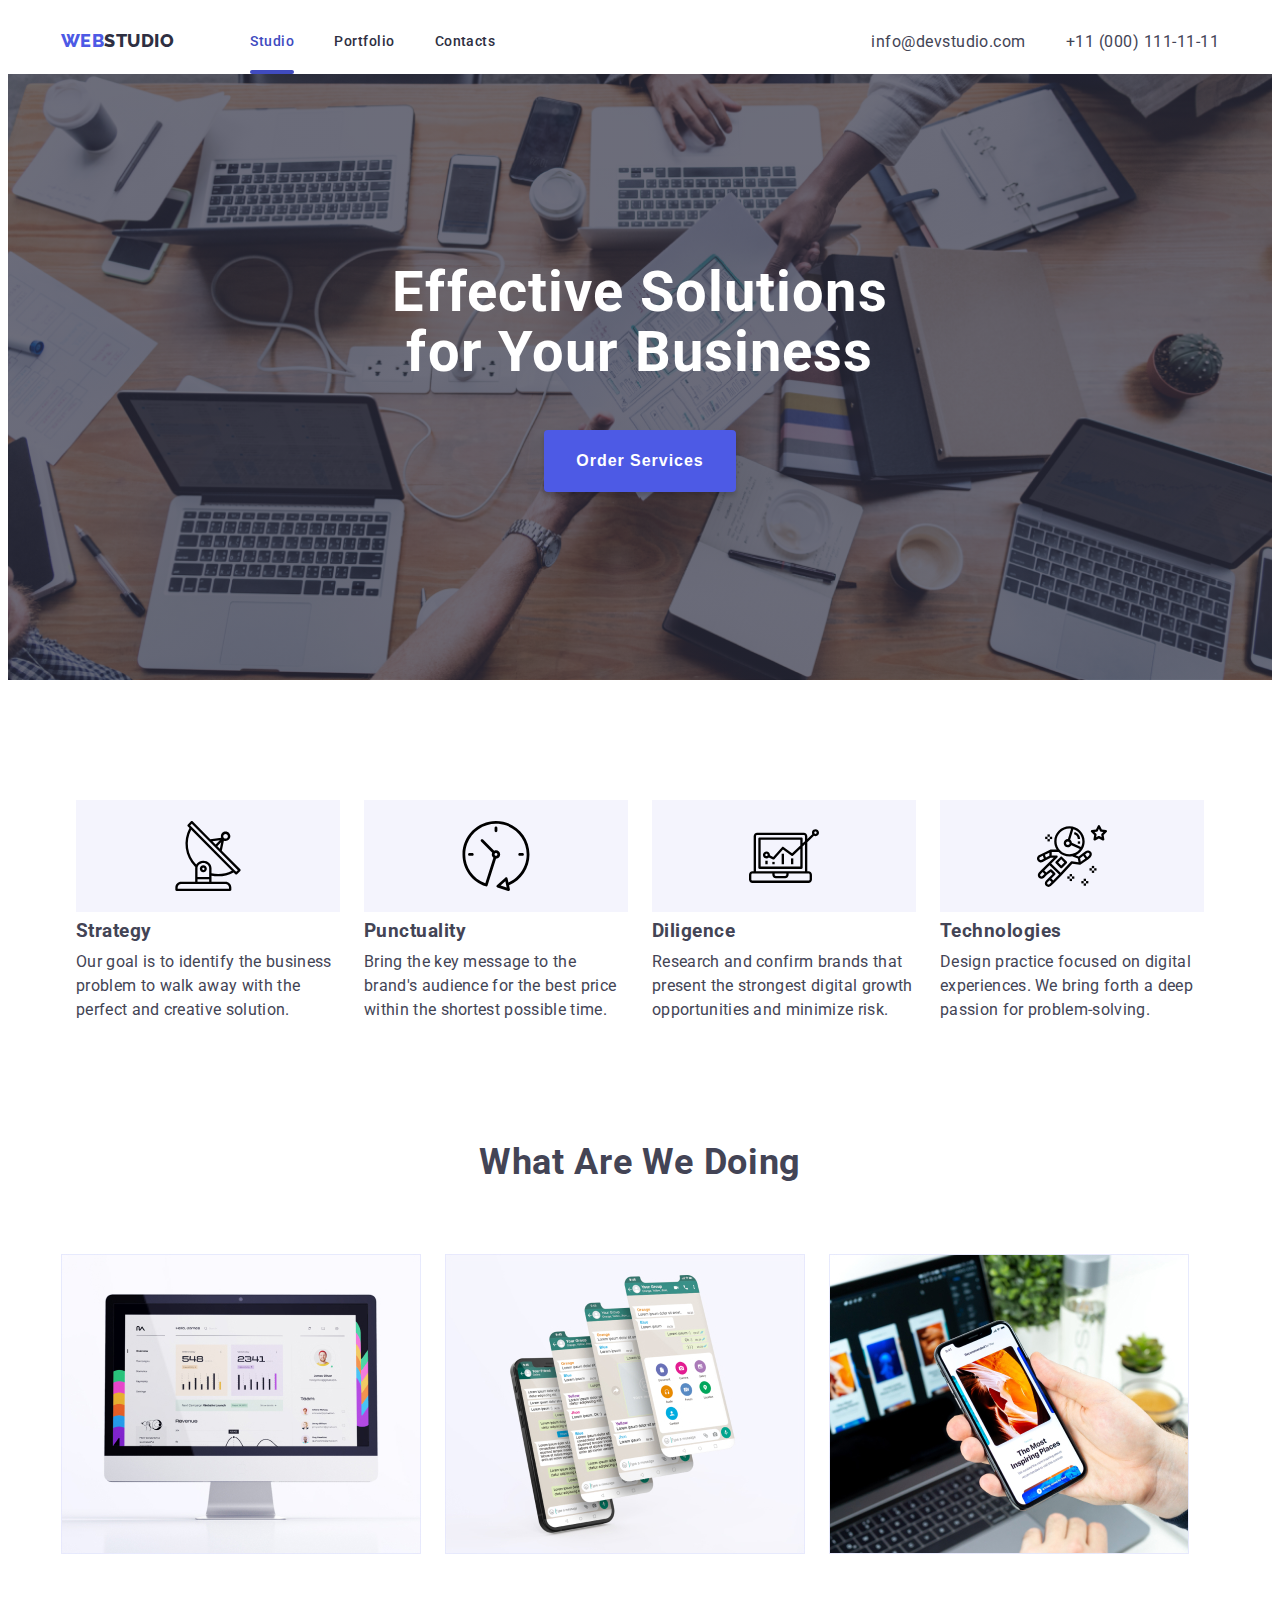
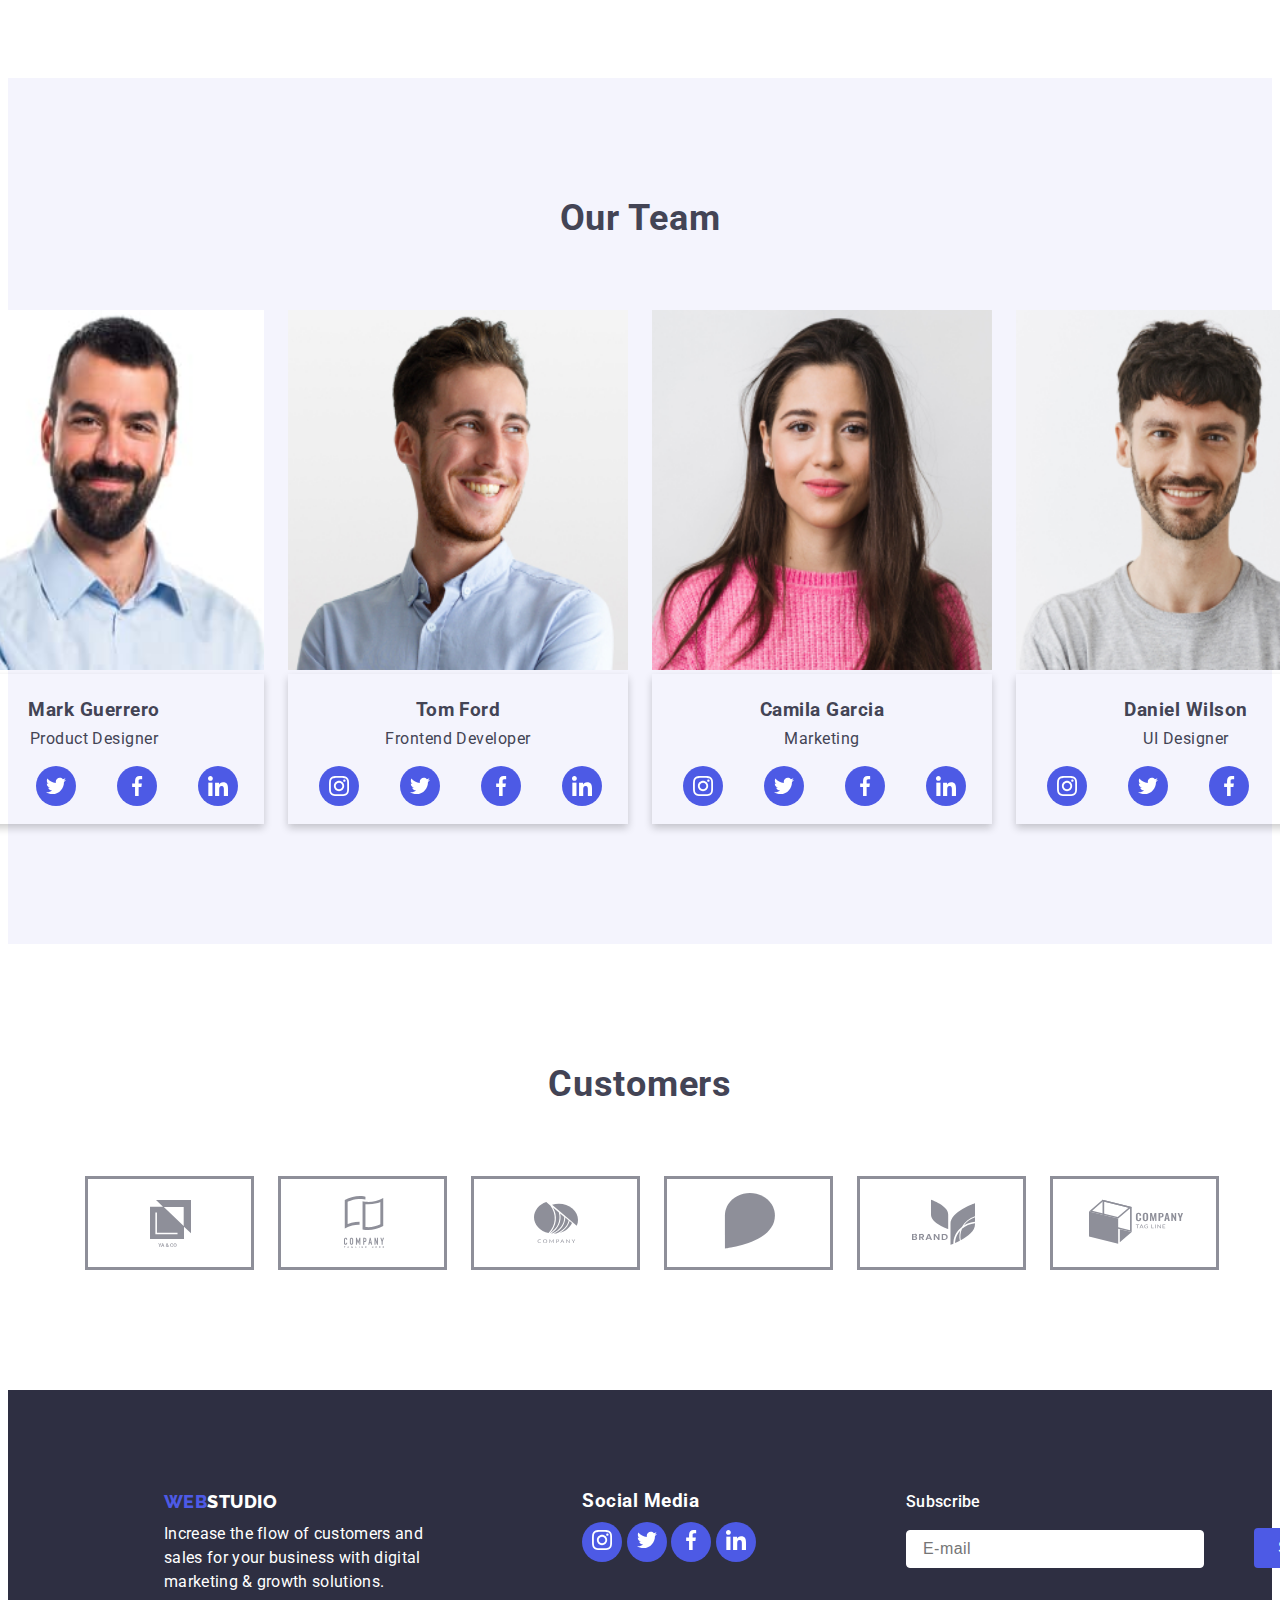
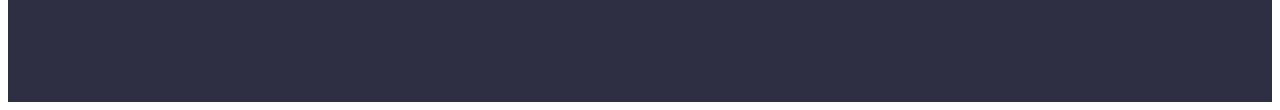
<file: index.html>
<!DOCTYPE html>
<html lang="en">
<head>
    <meta charset="UTF-8" />
    <title>webstudio</title>
    <link rel="stylesheet" href="./css/styles.css" />
    <link
      href="https://fonts.googleapis.com/css2?family=Raleway:wght@800&family=Roboto:wght@400;500;700;900&display=swap"
      rel="stylesheet"
    />
</head>
<body>

    <!--Navigation and Address-->
    <header class="header-container">
        <div class="container menu">
            <nav class="nav-container">
                    <a class="logo" href="index.html">WEB<span class="logo-black">STUDIO</span></a>
                <ul class="nav-list-container list">
                    <li class="item"><a href="./index.html" class="page current link menu-active">Studio</a></li>
                    <li class="item"><a href="./portfolio.html" class="page link">Portfolio</a></li>
                    <li class="item"><a href="" class="page link">Contacts</a></li>
                </ul>
            </nav>
            <address>
                <ul class="cta-container list">
                    <li class="item"><a href="mailto:info@devstudio.com" class="contact link">info@devstudio.com</a></li>
                    <li class="item"><a href="tel:+11(000)1111111" class="contact link">+11 (000) 111-11-11</a></li>
                </ul>
            </address>
        </div>
    </header>


    <!--Main With Sections-->
    <main>
        <!--Hero Section-->
        <section class="hero section">
            <div class="container">
                <h1 class="main-heading">Effective Solutions <br>for Your Business</h1>
                <button class="order-services" type="button" data-modal-open> Order Services</button>
            </div>
        </section>


        <!--Feature Section-->
        <section class="features section">
            <h2 hidden>Feature</h2>
            <ul class="feature-container list">
                <li class="item">
                        <div class="icon">
                            <svg width="70" height="70">
                                <use href="/images/icons.svg#antenna" />
                            </svg>
                        </div>
                    <h3 class="title">Strategy</h3>
                    <p class="descriptions">Our goal is to identify the business problem to walk away with the
                           perfect and creative solution.
                    </p>
                </li>
                <li class="item">
                        <div class="icon">
                            <svg width="70" height="70">
                                <use href="/images/icons.svg#clock" />
                            </svg>
                        </div>
                    <h3 class="title">Punctuality</h3>
                    <p class="descriptions">
                        Bring the key message to the brand's audience for the best price
                        within the shortest possible time.
                    </p>
                </li>
                <li class="item">
                        <div class="icon">
                            <svg width="70" height="70">
                                <use href="/images/icons.svg#diagram" />
                            </svg>
                        </div>
                    <h3 class="title">Diligence</h3>
                    <p class="descriptions">
                        Research and confirm brands that present the strongest digital
                        growth opportunities and minimize risk.
                    </p>
                </li>
                <li class="item">
                        <div class="icon">
                            <svg width="70" height="70">
                                <use href="/images/icons.svg#astronaut" />
                            </svg>
                        </div>
                    <h3 class="title">Technologies</h3>
                    <p class="descriptions">
                        Design practice focused on digital experiences. We bring forth a
                        deep passion for problem-solving.
                    </p>
                </li>
            </ul>
        </section>


        <!--What we do Section-->
        <section class="section no-top-padding">
            <div class="container">
                    <h2 class="section-head">What Are We Doing</h2>
                <ul class="whatwedo-container list">
                    <li><img src="./images/img1sec2.jpg" alt="a monitor" width="360"></li>
                    <li><img src="./images/img2sec2.jpg" alt="a cellphone" width="360"></li>
                    <li><img src="./images/img3sec2.jpg" alt="a cellphone and laptop" width="360"></li>
                </ul>
            </div>
        </section>


        <!--Our Team Section-->
        <section class="team-bg section">
            <h2 class="section-head">Our Team</h2>
            <div class="team-main">
                <ul class="our-team list">
                    <li class="item">
                        <img src="./images/img1sec3.jpg" alt="Mark Guerrero" width="340" height="360"/>
                        <div class="card team">
                            <h3 class="person-name">Mark Guerrero</h3>
                            <p class="designation">Product Designer</p>
                            <ul class="team-social">
                                <li class="icon item">
                                    <a  class="link" href="https://www.instagram.com/" target="_blank">
                                        <svg class="icon" width="20px" height="20px">
                                            <use href="/images/icons.svg#instagram"/>
                                        </svg>
                                    </a>
                                </li>
                                <li class="icon item">
                                    <a  class="link" href="https://twitter.com/" target="_blank">
                                        <svg class="icon" width="20px" height="20px">
                                            <use href="/images/icons.svg#twitter"/>
                                        </svg>
                                    </a>
                                </li>
                                <li class="icon item">
                                    <a  class="link" href="https://www.facebook.com" target="_blank">
                                        <svg class="icon" width="20px" height="20px">
                                            <use href="/images/icons.svg#facebook"/>
                                        </svg>
                                    </a>
                                </li>
                                <li class="icon item">
                                    <a  class="link" href="https://www.linkedin.com/" target="_blank">
                                        <svg class="icon" width="20px" height="20px">
                                            <use href="/images/icons.svg#linkedin"/>
                                        </svg>
                                    </a>
                                </li>
                            </ul>
                        </div>
                    </li>
                    <li class="item">
                        <img src="./images/img2sec3.jpg" alt="Tom Ford" width="340" height="360" />
                        <div class="card team">
                            <h3 class="person-name">Tom Ford</h3>
                            <p class="designation">Frontend Developer</p>
                            <ul class="team-social">
                                <li class="icon item">
                                    <a  class="link" href="https://www.instagram.com/" target="_blank">
                                        <svg class="icon" width="20px" height="20px">
                                            <use href="/images/icons.svg#instagram"/>
                                        </svg>
                                    </a>
                                </li>
                                <li class="icon item">
                                    <a  class="link" href="https://twitter.com/" target="_blank"> 
                                        <svg class="icon" width="20px" height="20px">
                                            <use href="/images/icons.svg#twitter"/>
                                        </svg>
                                    </a>
                                </li>
                                <li class="icon item">
                                    <a  class="link" href="https://www.facebook.com" target="_blank">
                                        <svg class="icon" width="20px" height="20px">
                                            <use href="/images/icons.svg#facebook"/>
                                        </svg>
                                    </a>
                                </li>
                                <li class="icon item">
                                    <a  class="link" href="https://www.linkedin.com/" target="_blank">
                                        <svg class="icon" width="20px" height="20px">
                                            <use href="/images/icons.svg#linkedin"/>
                                        </svg>
                                    </a>
                                </li>
                            </ul>
                        </div>
                    </li>
                    <li class="item">
                        <img src="./images/img3sec3.jpg" alt="Camila Garcia" width="340" height="360" />
                        <div class="card team">
                            <h3 class="person-name">Camila Garcia</h3>
                            <p class="designation">Marketing</p>
                            <ul class="team-social">
                                <li class="icon item">
                                    <a  class="link" href="https://www.instagram.com/" target="_blank">
                                        <svg class="icon" width="20px" height="20px">
                                            <use href="/images/icons.svg#instagram"/>
                                        </svg>
                                    </a>
                                </li>
                                <li class="icon item">
                                    <a  class="link" href="https://twitter.com/" target="_blank">
                                        <svg class="icon" width="20px" height="20px">
                                            <use href="/images/icons.svg#twitter"/>
                                        </svg>
                                    </a>
                                </li>
                                <li class="icon item">
                                    <a  class="link" href="https://www.facebook.com" target="_blank">
                                        <svg class="icon" width="20px" height="20px">
                                            <use href="/images/icons.svg#facebook"/>
                                        </svg>
                                    </a>
                                </li>
                                <li class="icon item">
                                    <a  class="link" href="https://www.linkedin.com/" target="_blank">
                                        <svg class="icon" width="20px" height="20px">
                                            <use href="/images/icons.svg#linkedin"/>
                                        </svg>
                                    </a>
                                </li>
                            </ul>
                        </div>
                    </li>
                    <li class="item">
                        <img src="./images/img4sec3.jpg" alt="Daniel Wilson" width="340" height="360"/>
                        <div class="card team">
                            <h3 class="person-name">Daniel Wilson</h3>
                            <p class="designation">UI Designer</p>
                            <ul class="team-social">
                                <li class="icon item">
                                    <a  class="link" href="https://www.instagram.com/" target="_blank">
                                        <svg class="icon" width="20px" height="20px">
                                            <use href="/images/icons.svg#instagram"/>
                                        </svg>
                                    </a>
                                </li>
                                <li class="icon item">
                                    <a  class="link" href="https://twitter.com/" target="_blank">
                                        <svg class="icon" width="20px" height="20px">
                                            <use href="/images/icons.svg#twitter"/>
                                        </svg>
                                    </a>
                                </li>
                                <li class="icon item">
                                    <a  class="link" href="https://www.facebook.com/" target="_blank">
                                        <svg class="icon" width="20px" height="20px">
                                            <use href="/images/icons.svg#facebook"/>
                                        </svg>
                                    </a>
                                </li>
                                <li class="icon item">
                                    <a  class="link" href="https://www.linkedin.com/" target="_blank">
                                        <svg class="icon" width="20px" height="20px">
                                            <use href="/images/icons.svg#linkedin"/>
                                        </svg>
                                    </a>
                                </li>
                            </ul>
                        </div>
                    </li>
                </ul>
            </div>
        </section>

        <!--This is the Customer Section-->
        <section class="section">
            <div class="container">
                <h2 class="section-head">Customers</h2>
                    <ul class="customers list">
                        <li class="icon item">
                            <a class="link">
                                <svg class="icon" width="104px" height="56px">
                                    <use href="/images/icons.svg#LogoA"/>
                                </svg>
                            </a>
                        </li>
                        <li class="icon item">
                            <a class="link">
                                <svg class="icon" width="104px" height="56px">
                                    <use href="/images/icons.svg#LogoB"/>
                                </svg>
                            </a>
                        </li>
                        <li class="icon item">
                            <a class="link">
                                <svg class="icon" width="104px" height="56px">
                                    <use href="/images/icons.svg#LogoC"/>
                                </svg>
                            </a>
                        </li>
                        <li class="icon item">
                            <a class="link">
                                <svg class="icon" width="104px" height="56px">
                                    <use href="/images/icons.svg#Vectors"/>
                                </svg>
                            </a>
                        </li>
                        <li class="icon item">
                            <a class="link">
                                <svg class="icon" width="104px" height="56px">
                                    <use href="/images/icons.svg#LogoD"/>
                                </svg>
                            </a>
                        </li>
                        <li class="icon item">
                            <a class="link">
                                <svg class="icon" width="104px" height="56px">
                                    <use href="/images/icons.svg#companytagline"/>
                                </svg>
                            </a>
                        </li>
                    </ul>
            </div>
        </section>
        
    </main>

    <!--This is the Footer with Logo and Slogan -->
    <footer class="footer-container">
        <div class="div-footera foot">
                <a class="logo" href="index.html">WEB<span class="logo-white">STUDIO</span></a>
                <p class="footer-description">
                    Increase the flow of customers and sales for your business with digital
                    marketing & growth solutions.
                </p>
        </div>
                
        <div class="div-footerb foot"> 
            <h3 class="footer-social">Social Media</h3>
            <ul class="social list">
                <li class="item">
                    <a  class="link" href="https://www.instagram.com/" target="_blank">
                        <svg class="icon" width="20px" height="20px">
                            <use href="/images/icons.svg#instagram"/>
                        </svg>
                    </a>
                </li>
                <li class="item">
                    <a  class="link" href="https://twitter.com/" target="_blank">
                        <svg class="icon" width="20px" height="20px">
                            <use href="/images/icons.svg#twitter"/>
                        </svg>
                    </a>
                </li>
                <li class="item">
                    <a  class="link" href="https://www.facebook.com/" target="_blank">
                        <svg class="icon" width="20px" height="20px">
                            <use href="/images/icons.svg#facebook"/>
                        </svg>
                    </a>
                </li>
                <li class="item">
                    <a  class="link" href="https://www.linkedin.com/" target="_blank">
                        <svg class="icon" width="20px" height="20px">
                            <use href="/images/icons.svg#linkedin"/>
                        </svg>
                    </a>
                </li>
            </ul>
        </div>

        <div class="footer-form-container">
            <form class="footer-subscription-form" name="subscribe-form" autocomplete="on">
                <label class="footer-subscription-label">
                    <span class="footer-subscription-text">Subscribe</span>
                    <input class="footer-subscription-input" type="email" name="subscription-email" placeholder="E-mail">
                </label>
                <button class="footer-subscription-button" type="submit">
                    <span>Subscribe</span>
                    <svg class="footer-subscription-icon" width="24" height="24">
                        <use href="./images/icons.svg#paperplane"></use>
                    </svg>
                </button>
            </form>
        </div>
    </footer>

    <!--MODAL SECTION-->
    <div class="backdrop is-hidden" data-modal>
        <div class="main-modal">
            <button class="modal-close" data-modal-close>
                <svg class="modal-close-icon">
                    <use href="./images/icons.svg#clip0_620589_243"></use>
                </svg>
            </button>
            <!-- MODAL INPUT-->
             <p class="modal-header-text">
                Leave your contacts and we will call you back
             </p>
             <form class="modal-signup-form" name="signup-form" autocomplete="on">
                <label class="modal-form-label" for="full-name">
                    <span class="form-label-text">Name</span>
                    <input class="form-label-input" type="text" id="full-name" required>
                    <svg class="form-input-icon" width="18" height="18">
                        <use href="./images/icons.svg#clip0_622063_142"></use>
                    </svg>
                </label>
                <label class="modal-form-label" for="phone-number">
                    <span class="form-label-text">Phone</span>
                    <input class="form-label-input" type="tel" id="phone-number" required>
                    <svg class="form-input-icon" width="18" height="24">
                        <use href="./images/icons.svg#clip0_297083_8305"></use>
                    </svg>
                </label>
                <label class="modal-form-label" >
                    <span class="form-label-text">Email</span>
                    <input class="form-label-input" type="email" name="email-address" required>
                    <svg class="form-input-icon" width="18" height="24">
                        <use href="./images/icons.svg#clip0_297083_8311"></use>
                    </svg>
                </label>
                <label class="modal-form-textarea">
                    <span class="form-label-text"></span>
                    <textarea name="comment" class="form-label-textarea" placeholder="Text Input" rows="6"></textarea>
                </label>
                <label class="modal-form-agreement">
                    <input class="modal-form-checkbox visually-hidden" type="checkbox" value="agree" name="agreement" required>
                    <svg class="modal-checkbox-icon" width="16" height="16">
                        <use href="./images/icons.svg#checkbox"></use>
                    </svg>
                    <span class="modal-form-agreement-text">
                        I accept the terms and conditions of the <a href="#" class="form-agreement-link">Privacy</a>
                    </span>
                </label>
                <button class="modal-form-button" type="submit">Send</button>
             </form>
        </div>
    </div>
    <script src="./js/modal.js"></script>
</body>
</html>
</file>
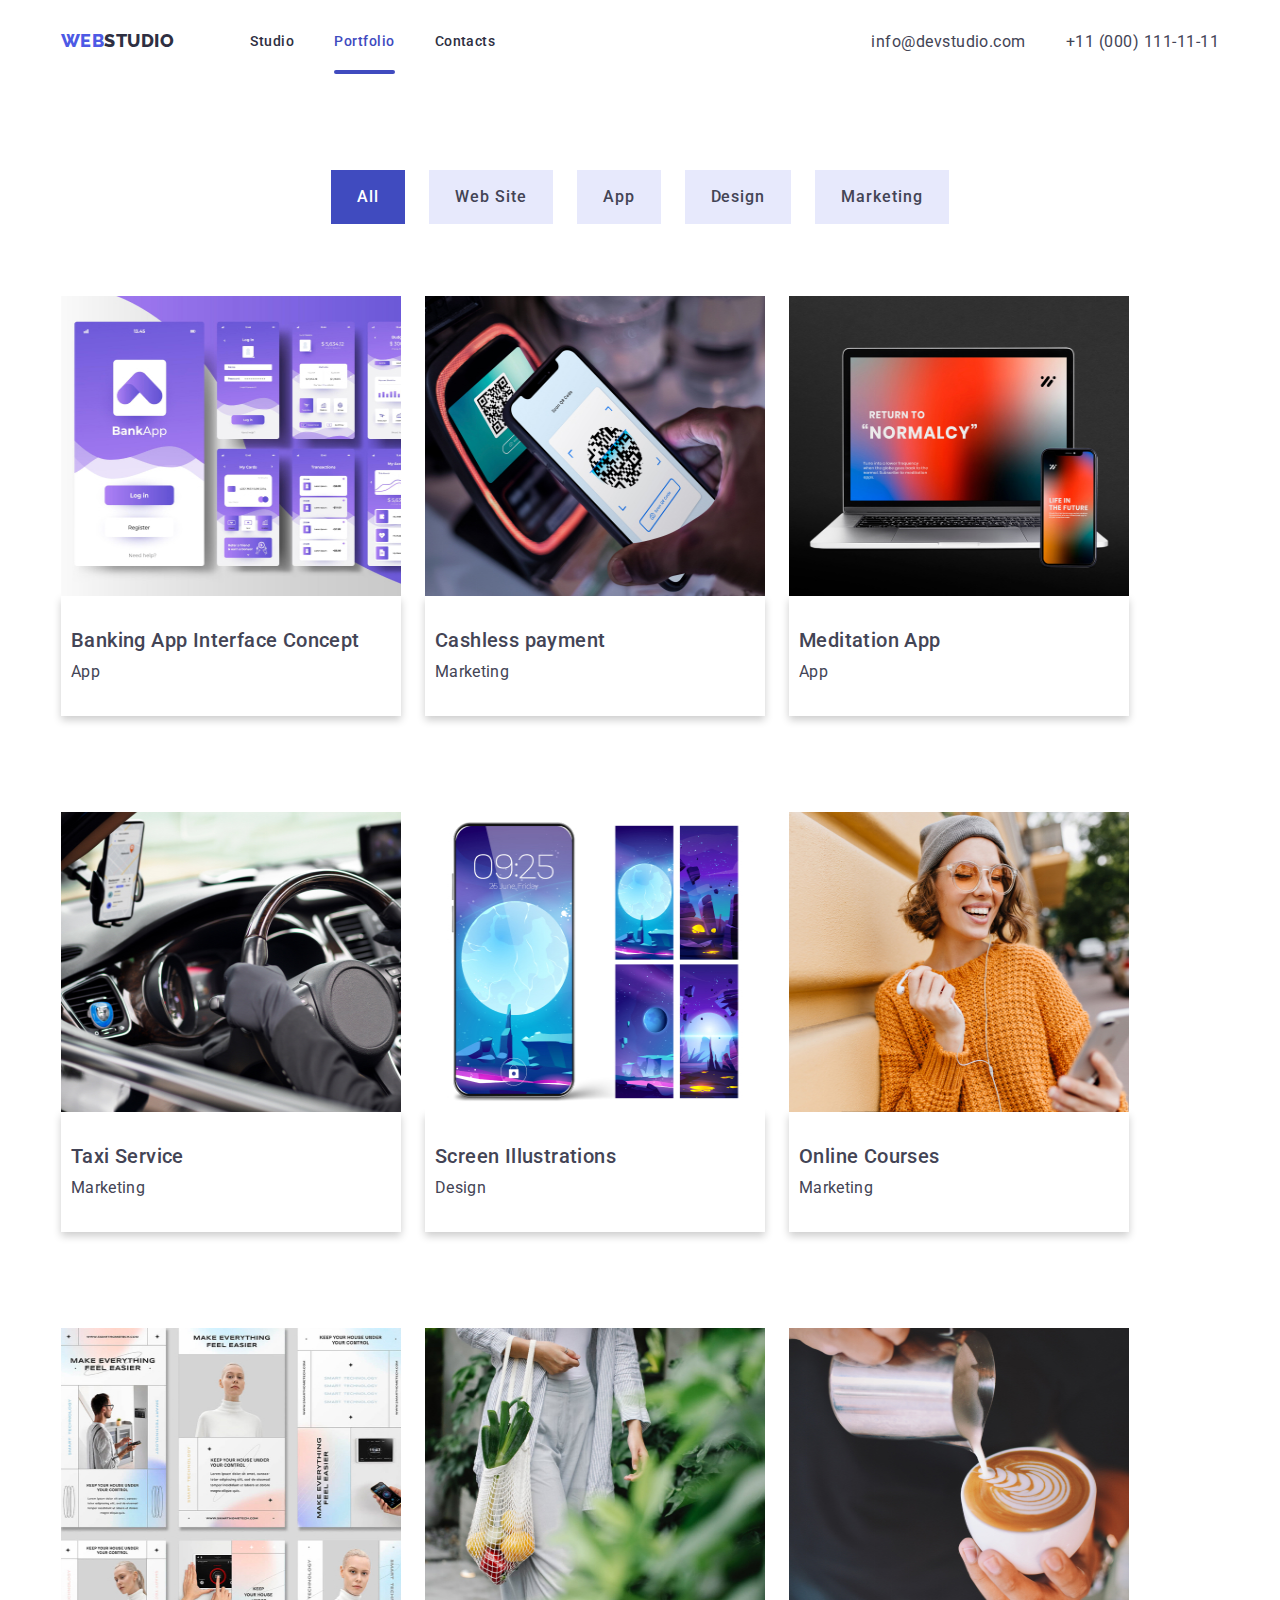
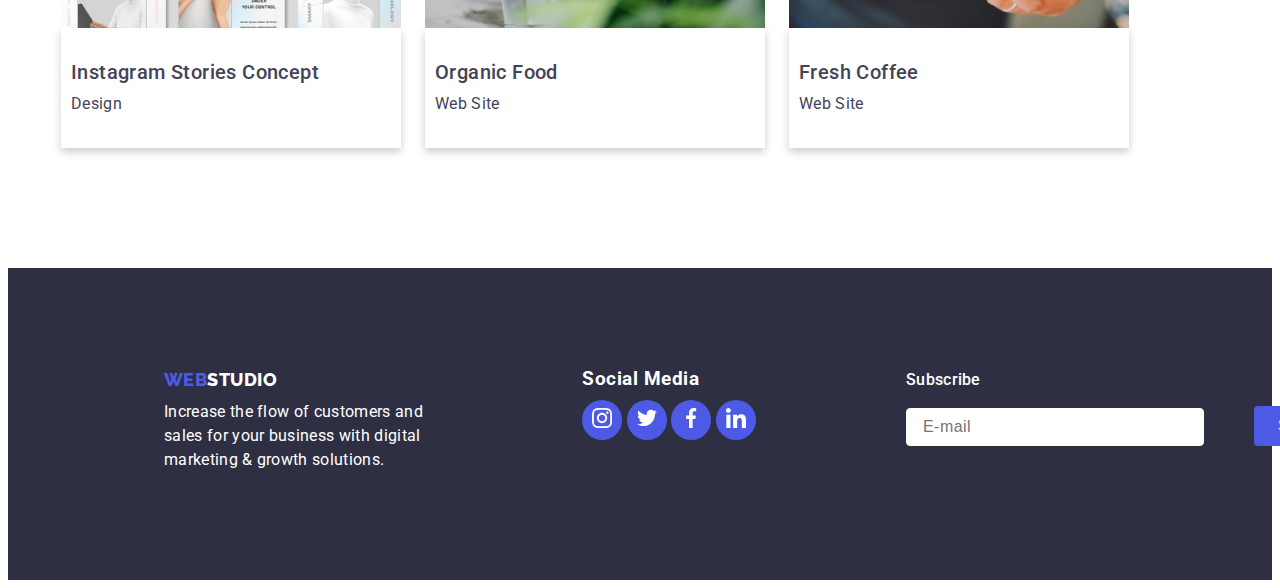
<file: portfolio.html>
<!DOCTYPE html>
<html lang="en">
<head>
    <meta charset="UTF-8" />
    <title>webstudio</title>
    <link rel="stylesheet" href="./css/styles.css" />
    <link
      href="https://fonts.googleapis.com/css2?family=Raleway:wght@800&family=Roboto:wght@400;500;700;900&display=swap"
      rel="stylesheet"
    />
</head>
<body>

    <!--Navigation and Address-->
    <header class="header-container">
        <div class="container menu">
            <nav class="nav-container">
                    <a class="logo" href="index.html">WEB<span class="logo-black">STUDIO</span></a>
                <ul class="nav-list-container list">
                    <li class="item"><a href="./index.html" class="page link">Studio</a></li>
                    <li class="item"><a href="./portfolio.html" class="page current link menu-active">Portfolio</a></li>
                    <li class="item"><a href="" class="page link">Contacts</a></li>
                </ul>
            </nav>
            <address>
                <ul class="cta-container list">
                    <li class="item"><a href="mailto:info@devstudio.com" class="contact link">info@devstudio.com</a></li>
                    <li class="item"><a href="tel:+11(000)1111111" class="contact link">+11 (000) 111-11-11</a></li>
                </ul>
            </address>
        </div>
    </header>


    <!--Main-->
    <main>
      <section class="section no-top-padding">
          <div class="container">
              <h2 hidden>Buttons</h2>
            <ul class="buttons-container list">
                <li class="item">
                  <button class="buttons filter current" type="button">All</button>
                </li>
                <li class="item">
                  <button class="buttons filter" type="button">Web Site</button>
                </li>
                <li class="item"><button class="buttons filter" type="button">App</button></li>
                <li class="item"><button class="buttons filter" type="button">Design</button></li>
                <li class="item">
                  <button class="buttons filter" type="button">Marketing</button>
                </li>
            </ul>

            <!-- Pictures-->
            <div class="main-div-container">
              <div class="card-container">
                <ul class="pics-container list">
                  <li class="item">
                    <div class="image-cover">
                      <a href="#" class="pics-link link">
                        <img class="pics link"
                            src="./images/bankingapp.jpg"
                            alt="Banking App Interface"
                            width="340" height="300"/>
                        <p class="image-cover-text">
                            14 Stylish and User-Friendly App Design Concepts-Task Manager App - 
                            Calorie Tracker App - Exotic Fruit Ecommerce App - Cloud Storage App
                        </p>
                      </a>
                    </div>   
                    <div class="card">     
                        <h3 class="options">Banking App Interface Concept</h3>
                        <p class="sub-options">App</p>
                    </div>  
                  </li>
                </ul>   
              </div>
              <div class="card-container">
                <ul class="pics-container list">
                  <li class="item">
                    <div class="image-cover">
                      <a href="#" class="pics-link link">
                        <img class="pics link"
                              src="./images/cashlesspayment.jpg"
                              alt="Cashless Payment"
                              width="340" height="300"/>
                        <p class="image-cover-text">
                            14 Stylish and User-Friendly App Design Concepts-Task Manager App - 
                            Calorie Tracker App - Exotic Fruit Ecommerce App - Cloud Storage App
                        </p>
                      </a>
                    </div>   
                    <div class="card">     
                        <h3 class="options">Cashless payment</h3>
                        <p class="sub-options">Marketing</p>
                    </div>  
                  </li>
                </ul>   
              </div>
              <div class="card-container">
                <ul class="pics-container list">
                  <li class="item">
                    <div class="image-cover">
                      <a href="#" class="pics-link link">
                        <img class="pics link"
                            src="./images/meditationapp.jpg"
                            alt="Meditaion App"
                            width="340" height="300"/>
                        <p class="image-cover-text">
                            14 Stylish and User-Friendly App Design Concepts-Task Manager App - 
                            Calorie Tracker App - Exotic Fruit Ecommerce App - Cloud Storage App
                        </p>
                      </a>
                    </div>   
                    <div class="card">     
                        <h3 class="options">Meditation App</h3>
                        <p class="sub-options">App</p>
                    </div>  
                  </li>
                </ul>   
              </div>
              <div class="card-container">
                <ul class="pics-container list">
                  <li class="item">
                    <div class="image-cover">
                      <a href="#" class="pics-link link">
                        <img class="pics link"
                            src="./images/taxiservice.jpg"
                            alt="Driving"
                            width="340" height="300"/>
                        <p class="image-cover-text">
                            14 Stylish and User-Friendly App Design Concepts-Task Manager App - 
                            Calorie Tracker App - Exotic Fruit Ecommerce App - Cloud Storage App
                        </p>
                      </a>
                    </div>   
                    <div class="card">     
                        <h3 class="options">Taxi Service</h3>
                        <p class="sub-options">Marketing</p>
                    </div>  
                  </li>
                </ul>   
              </div>
              <div class="card-container">
                <ul class="pics-container list">
                  <li class="item">
                    <div class="image-cover">
                      <a href="#" class="pics-link link">
                        <img class="pics link"
                            src="./images/screenillustrations.jpg"
                            alt="Cellphone Screen"
                            width="340" height="300"/>
                        <p class="image-cover-text">
                            14 Stylish and User-Friendly App Design Concepts-Task Manager App - 
                            Calorie Tracker App - Exotic Fruit Ecommerce App - Cloud Storage App
                        </p>
                      </a>
                    </div>   
                    <div class="card">     
                      <h3 class="options">Screen Illustrations</h3>
                      <p class="sub-options">Design</p>
                    </div>  
                  </li>
                </ul>   
              </div>
              <div class="card-container">
                <ul class="pics-container list">
                  <li class="item">
                    <div class="image-cover">
                      <a href="#" class="pics-link link">
                        <img class="pics link"
                            src="./images/onlinecourses.jpg"
                            alt="Lady with earphones"
                            width="340" height="300"/>
                        <p class="image-cover-text">
                            14 Stylish and User-Friendly App Design Concepts-Task Manager App - 
                            Calorie Tracker App - Exotic Fruit Ecommerce App - Cloud Storage App
                        </p>
                      </a>
                    </div>   
                    <div class="card">     
                      <h3 class="options">Online Courses</h3>
                      <p class="sub-options">Marketing</p>
                    </div>  
                  </li>
                </ul>   
              </div>
              <div class="card-container">
                  <ul class="pics-container list">
                    <li class="item">
                      <div class="image-cover">
                        <a href="#" class="pics-link link">
                          <img class="pics link"
                            src="./images/instagramstories.jpg"
                            alt="Instagram"
                            width="340" height="300"/>
                          <p class="image-cover-text">
                              14 Stylish and User-Friendly App Design Concepts-Task Manager App - 
                              Calorie Tracker App - Exotic Fruit Ecommerce App - Cloud Storage App
                          </p>
                        </a>
                      </div>   
                      <div class="card">     
                          <h3 class="options">Instagram Stories Concept</h3>
                          <p class="sub-options">Design</p>
                      </div>  
                    </li>
                  </ul>   
              </div>
              <div class="card-container">
                <ul class="pics-container list">
                  <li class="item">
                    <div class="image-cover">
                      <a href="#" class="pics-link link">
                        <img class="pics link"
                            src="./images/organicfood.jpg"
                            alt="Fruits in basket"
                            width="340" height="300"/>
                        <p class="image-cover-text">
                            14 Stylish and User-Friendly App Design Concepts-Task Manager App - 
                            Calorie Tracker App - Exotic Fruit Ecommerce App - Cloud Storage App
                        </p>
                      </a>
                    </div>   
                    <div class="card">     
                      <h3 class="options">Organic Food</h3>
                      <p class="sub-options">Web Site</p>
                    </div>  
                  </li>
                </ul>   
              </div>
              <div class="card-container">
                <ul class="pics-container list">
                  <li class="item">
                    <div class="image-cover">
                      <a href="#" class="pics-link link">
                        <img class="pics link"
                          src="./images/freshcoffee.jpg"
                          alt="Fresh coffee"
                          width="340" height="300"/>
                        <p class="image-cover-text">
                            14 Stylish and User-Friendly App Design Concepts-Task Manager App - 
                            Calorie Tracker App - Exotic Fruit Ecommerce App - Cloud Storage App
                        </p>
                      </a>
                    </div>   
                    <div class="card">     
                      <h3 class="options">Fresh Coffee</h3>
                      <p class="sub-options">Web Site</p>
                    </div>  
                  </li>
                </ul>   
              </div>
            </div>
      </section>
    </main>

        <!--This is the Footer with Logo and Slogan -->
        <footer class="footer-container">
          <div class="div-footera foot">
                  <a class="logo" href="index.html">WEB<span class="logo-white">STUDIO</span></a>
                  <p class="footer-description">
                      Increase the flow of customers and sales for your business with digital
                      marketing & growth solutions.
                  </p>
          </div>
                  
          <div class="div-footerb foot"> 
              <h3 class="footer-social">Social Media</h3>
              <ul class="social list">
                  <li class="item">
                      <a  class="link" href="https://www.instagram.com/" target="_blank">
                          <svg class="icon" width="20px" height="20px">
                              <use href="/images/icons.svg#instagram"/>
                          </svg>
                      </a>
                  </li>
                  <li class="item">
                      <a  class="link" href="https://twitter.com/" target="_blank">
                          <svg class="icon" width="20px" height="20px">
                              <use href="/images/icons.svg#twitter"/>
                          </svg>
                      </a>
                  </li>
                  <li class="item">
                      <a  class="link" href="https://www.facebook.com/" target="_blank">
                          <svg class="icon" width="20px" height="20px">
                              <use href="/images/icons.svg#facebook"/>
                          </svg>
                      </a>
                  </li>
                  <li class="item">
                      <a  class="link" href="https://www.linkedin.com/" target="_blank">
                          <svg class="icon" width="20px" height="20px">
                              <use href="/images/icons.svg#linkedin"/>
                          </svg>
                      </a>
                  </li>
              </ul>
          </div>

          <div class="footer-form-container">
              <form class="footer-subscription-form" name="subscribe-form" autocomplete="on">
                  <label class="footer-subscription-label">
                      <span class="footer-subscription-text">Subscribe</span>
                      <input class="footer-subscription-input" type="email" name="subscription-email" placeholder="E-mail">
                  </label>
                  <button class="footer-subscription-button" type="submit">
                      <span>Subscribe</span>
                      <svg class="footer-subscription-icon" width="24" height="24">
                          <use href="./images/icons.svg#paperplane"></use>
                      </svg>
                  </button>
              </form>
          </div>
        </footer>
    </body>
  </html>
</file>
<file: css/styles.css>
:root{
    --iris: #4D5AE5;
    --ocean: #404BBF;
    --navy-blue: #2E2F42;
    --slate: #434455;
    --white: #FFFFFF;
    --cornflower: #E7E9FC;
    --cloud: #F4F4FD;
    --light-slate: #8e8f99;  
    --Green: #31d0AA;
    --dairy: #fcfcfc;
    --navyblue-modal: #2E2F42;
    

}

body {
    font-family: 'Roboto', sans-serif;
    font-size: 16px;
    letter-spacing: 0.03em;
    background-color: var(--white);
    color: var(--slate);
}

::before,
::after{
    box-sizing: border-box;
    margin: 0;
}

h1,
h2,
h3,
h4,
h5,
h6,
p {
    margin: 0;
 }

 .img{
    display: block;
    max-width: 100%;
    height: auto;
    
 }

.list{
    list-style: none;
    margin: 0;
    padding: 0;
}

.link{
     text-decoration:none;
}

address {
    font-style: inherit;
    margin-left: auto;
}

/* A Class given to Div Tags*/
.container {
    width: 1158px;
    margin: 0 auto;
    padding: 0 15px;
}

/* A Class given to Section Tags */
.section {
    padding: 120px 0;
}

.no-top-padding {
    padding:  0;
}

.menu,
.nav-container,
.nav-list-container,
.cta-container{
    display: flex;
    align-items: center;
}


/* LOGO and Footer Logo */
.logo{
    color: var(--iris);
    font-family:'Raleway', sans-serif;
    font-weight: 800;
    font-size:18px;
    line-height: 1.1667;
    text-decoration: none;
}

.logo-black{
    color: var(--navy-blue);
 }

/*Logo Footer*/
.logo-white{
    color: var(--white);
}

/*ALL NAVIGATION AND OPTION LIST in index and portfolio */
.page {
    position: relative;
    transition: color 250ms cubic-bezier(0.39, 0.575, 0.565, 1);
}

.page::after {
    content: '';
    border-radius: 2px;
    background-color: var(--ocean);
    height: 4px;
    width: 0%;
    position: absolute;
    left: 0;
    bottom: -2px;
    transition: width 250ms cubic-bezier(0.39, 0.575, 0.565, 1);
}

.page:hover::after {
    width: 100%;
}

.menu-active::after{
    width: 100%;
}

/*Magin to Separate  Studio, Portfolio, Contacts */
.nav-list-container .item:not(:last-child),
.cta-container .item:not(:last-child){
    margin-right: 40px;    
}

/*Margin to Separate Logo from Studio, Portfolio...*/
.nav-list-container{
    margin-left: 76px;
  }

.nav-list-container .page {
    color:var(--navy-blue);
    font-weight: 500;
    font-size: 14px;
    line-height: 1.14;
} 

.cta-container .contact{
    color: var(--slate);
}

/*Needs to put display block for padding to take effect*/
.nav-list-container .page,
.cta-container .contact{
    display: block;
    padding-top: 24px;
    padding-bottom: 23px;
}

.nav-list-container .page:hover,
.nav-list-container .page:focus,
.nav-list-container .page.current,
.cta-container .contact:hover,
.cta-container .contact:focus{
    color: var(--ocean);
}


/* ALL BUTTONS  IN THIS SECTION*/
.buttons {
    font-family: inherit;
    letter-spacing: 0.03em;
    border-color: transparent;
    cursor: pointer;
}

.buttons {
    background-color: var(--iris);
    color: var(--white);
    font-weight: 700;
    font-size: 16px;
    line-height:1.87;
    letter-spacing: 0.06em;
}

.order-services:hover,
.order-services:focus {
    background-color: var(--ocean);
}

.order-services::after{
    transition: background-color 250ms cubic-bezier(0.4, 0, 0.2, 1);
}

.order-services {
    background-color: var(--iris);
    color: var(--white);
    font-weight: 700;
    font-size: 16px;
    line-height:1.87;
    letter-spacing: 0.06em;
    padding: 16px 32px;
    border-radius: 4px;
    border: none;
    box-shadow: 0px 4px 4px 0px rgba(0, 0, 0, 0.15);

}

/* HERO SECTION */
.hero {
    background-color:var(--navy-blue);
    font-family: 'Roboto',sans-serif ;
    line-height: 1.14;
    letter-spacing: 0.02em; 
    padding: 188px 0;
    text-align: center;
    background-image: linear-gradient(rgba(46, 47, 66, 0.70), rgba(46, 47, 66, 0.70)), 
    url(/images/people-office.jpg);
    background-repeat: no-repeat ;
    max-width: 1440px;
    margin: 0 auto;
    background-position: center;
    background-size: cover;
  
}

.main-heading {
    color: var(--white);
    font-size: 56px;
    font-weight: 700;
    line-height: 1.07143; /*107.143% */
    letter-spacing: 1.12px;
    margin-bottom: 48px ;
}

/* MODAL SECTION*/

.backdrop {
    display: block;
    position: fixed;
    top: 0;
    left: 0;
    width: 100%;
    height: 100%;
    opacity: 1;
    transition: opacity 250ms cubic-bezier(0.4, 0, 0.2, 1);
}

/*modal is always hidden until you click on Order Services*/
.backdrop.is-hidden {
    opacity: 0;
    pointer-events: none;
}

.main-modal {
    position: absolute;
    top: 50%;
    left: 50%;
    min-width: 468px;
    min-height: 584px;
    background-color: var(--dairy);
    box-shadow: 0px 2px 1px 0px rgba(0, 0, 0, 0.2), 0px 1px 3px 0px rgba(0, 0, 0, 0.12), 0px 1px 1px 0px rgba(0, 0, 0, 0.14);
    border-radius: 4px;
    padding: 72px 24px 24px;
    transform: translate(-50%, -50%) scale(1);
    transition: transform 250ms cubic-bezier(0.4, 0, 0.2, 1);
}

.modal-close-icon {
    width: 8px;
    height: 10px;
    fill: currentColor;
}

.modal-close {
    width: 24px;
    height: 24px;
    background-color: var(--cornflower);
    border-radius: 50%;
    border: 1px solid rgba(46, 47, 66, 0.4);
    position: absolute;
    right: 24px;
    top: 24px;
    color: var(--navy-blue);
    transition: color 250ms cubic-bezier(0.4, 0, 0.2, 1);
    background-color: 250ms cubic-bezier(0.4, 0, 0.2, 1);
    border-color: 250ms cubic-bezier(0.4, 0, 0.2, 1);
}

.modal-close:hover {
    color: var(--cloud);
    background-color: var(--ocean);
    border-color: var(--ocean);
}

label {
    display: block;
}

.modal-form-label, .modal-form-textarea {
    display: block;
    position: relative;
}

.modal-header-text {
    color: var(--navy-blue);
    text-align: center;
    font-size: 16px;
    font-weight: 500;
    line-height: 24px;
    letter-spacing: 0.32px;
}

.form-label-text {
    color: var(--light-slate);
    font-size: 12px;
    font-weight: 400;
    line-height: 14px;
    letter-spacing: 0.48px;
    position: absolute;
    top: -16px;
}

.form-label-input, .form-label-textarea {
    color: var(--navy-blue);
    font-size: 12px;
    font-weight: 500;
    line-height: 14px;
    letter-spacing: 0.48px;
    display: block;
    width: 87%;
    margin-top: 30px;
    padding: 11px 16px 11px 40px;
    outline: none;
    border-radius: 4px;
    border: 1px solid var(--navy-blue-modal, rgba(46, 47, 66, 0.41));
    transition: border 250ms cubic-bezier(0.4, 0, 0.2, 1);
}

.form-input-icon {
    fill: var(--navy-blue);
    position: absolute;
    left: 16px;
    top: 25%;
    transform: translate(-50%);
    transition: fill 250ms cubic-bezier(0.4, 0, 0.2, 1);
}

.form-label-input:hover,
.form-label-input:focus,
.form-label-textarea {
    outline: none;
    border: 2px solid var(--iris, #4d5aa5);
}

.form-label-input:hover +
.form-input-icon,
.form-label-input:focus {
    fill: var(--iris, #4d5aa5);
}

.form-label-textarea {
    resize: none;
}
 
.modal-checkbox-icon {
    fill: var(--white);
    border-radius: 2px;
    border: 1px solid var(--light-slate);
    margin-right: 8px;
    transition: background-color 250ms cubic-bezier(0.4, 0, 0.2, 1);
}

.modal-form-checkbox:checked + .modal-checkbox-icon {
    background-color: var(--iris);
    border-color: var(--iris);
}

.visually-hidden {
    position: absolute;
    border: 0;
    padding: 0;
    opacity: 0;
}

.modal-form-textarea{
    margin-bottom: 16px;
}

.modal-form-agreement-text {
    color: var(--light-slate);
    font-size: 12px;
    font-weight: 400;
    line-height: 14px;
    letter-spacing: 0.48;
}

.modal-form-agreement {
    display: flex;
    align-items: center;
    justify-content:  flex-start;
    margin-bottom: 24px;
    cursor: pointer; 
}

.modal-form-button {
    color: var(--white);
    text-align:center;
    font-size: 16px;
    font-weight: 500;
    line-height: 24px;
    letter-spacing: 0.64px;
    border: none;
    border-radius: 4px;
    background: var(--iris, #4d5aa5);
    box-shadow: 0px, 4px, 4px, 0px rgba(0, 0, 0, 0.15);
    padding: 16px 32px;
    margin: 0 auto;
    cursor: pointer;
    display: block;
    transition: background-color 250ms cubic-bezier(0.4, 0, 0.2, 1);
}

.modal-form-button:hover {
    background-color: var(--ocean, #404BBF);
}

/*FEATURE SECTION */
.feature-container{
    display: flex;
    justify-content: center;
    align-items: center;
    gap: 24px;
}

.title  {
    padding-top: 8px;
    padding-bottom: 8px;
}

.descriptions {
    width: 264px;
    line-height: 24px; /* 150% */
    letter-spacing: 0.32px;
    align-items: center;
    align-content: center;
    flex-basis: calc((100% - 72px) / 3);
}


/* ICONS*/
.feature-container .icon {
    display: flex;
    justify-content: center;
    align-items: center;
    width: 264px;
    height: 112px;
    background-color: var(--cloud); 
}


/* WHAT WE DO SECTION*/
.section-head {
    margin-bottom: 72px;
    text-align: center;
    font-size: 36px;
    font-weight: 700;
    line-height: 1.11111; /* 111.111% */
    letter-spacing: 0.72px;
}

.whatwedo {
    text-decoration: none;
}

.whatwedo-container{
    display: flex;
    flex-wrap: wrap;
    gap: 24px;
    padding-bottom: 120px;
}

.whatwedo-container .item {
    flex-basis: calc((100% - 48px) / 3);
}

/*OUR TEAM SECTION*/
/* team card*/
.card .team {
    display: inline-flex;
    padding-bottom: 0px;
    flex-direction: column;
    justify-content: center;
    align-items: center;
    gap: 24px;
    padding-bottom: 20px;
  

}

/* main div in team section*/
.team-main {
    display: flex;
    align-items: center;
    justify-content: center;

}
/* background color*/
.team-bg {
      background-color: var(--cloud);
}

/* ul of this section*/
.our-team {
    display: flex;
    gap: 24px;  
}

.team-social {
    display: flex;
    justify-content: center;
    align-items: center;
    list-style: none;
    margin-right: 5px;
    padding-bottom: 20px;
}

/* this is for the social links only*/
.team-social .link {  
    display: flex;
    justify-content: center;
    align-items: center;
    width: 40px;
    height: 40px;
    background-color: var(--iris);
    fill: var(--white);
    border-radius: 40px;
    margin-bottom: 20px;
    transition: color 250ms cubic-bezier(0.4, 0, 0.2, 1);
    background-color: 250ms cubic-bezier(0.4, 0, 0.2, 1);
    border-color: 250ms cubic-bezier(0.4, 0, 0.2, 1);
}

.team-social .link:hover,
.team-social .link:focus {
    background-color: var(--Green);
    transition: color 250ms cubic-bezier(0.4, 0, 0.2, 1);
    background-color: 250ms cubic-bezier(0.4, 0, 0.2, 1);
    border-color: 250ms cubic-bezier(0.4, 0, 0.2, 1);
}

.team-social .item {
    width: 16px;
    height: 16px;
    flex-shrink: 0;
    display: flex;
    justify-content: center;
    align-items: center;
    margin-right: 30px;
    padding-top: 10px;
}


.our-team .item {
    flex-basis: calc((100% - 72px) / 4);
}

.person-name,
.designation {
   text-align: center;
}

.person-name {
    padding-top: 25px;
}

.designation {
    padding-top: 8px;
    padding-bottom: 30px;
}

/*CUSTOMER SECTION*/
.customers .item {
    display: flex;
    justify-content: center;
    align-items: center;
    border: var(--light-slate) solid;
    width: 168px;
    height: 88px;
    margin-left: 24px;
    fill: var(--light-slate);
    transition: color 250ms cubic-bezier(0.4, 0, 0.2, 1);
    background-color: 250ms cubic-bezier(0.4, 0, 0.2, 1);
    border-color: 250ms cubic-bezier(0.4, 0, 0.2, 1);
}

.customers {
    display: flex;
    justify-content: center;
}

.customers .item:hover,
.customers .timer:focus {
    fill: var(--ocean);
    border-color: var(--ocean);
    transition: color 250ms cubic-bezier(0.4, 0, 0.2, 1);
    background-color: 250ms cubic-bezier(0.4, 0, 0.2, 1);
    border-color: 250ms cubic-bezier(0.4, 0, 0.2, 1);
}

/*FOR PORTFOLIO BUTTONS  ETC.*/
.main-div-container {
    display: flex;
    gap: 24px;
    flex-wrap: wrap;
    padding-bottom: 120px;
}

.card {
    box-shadow: 0 4px 8px 0 rgba(0,0,0,0.2);
    transition: 0.3s;
    padding: 0 10px;
    width: 320px;
    gap: 10px;
} 

/* this section is for the text cover of each image*/
.image-cover {
    position: relative;
    overflow: hidden;
    height: 300px;
}

.image-cover-text {
    position: absolute;
    top: 0;
    height: 75%;
    width: 81%;
    padding: 40px 32px;
    background-color: var(--iris);
    color: var(--cloud);
    font-size: 16px;
    font-weight: 400;
    line-height: 24px;
    letter-spacing: 0.32px;
    transform: translateY(100%);
    transition: transform 250ms cubic-bezier(0.4, 0, 0.2, 1);
}

.pics-link:hover .image-cover-text {
    transform: translateY(0);
}

.buttons.filter{
    background-color: var(--cornflower);
    color: var(--slate);
    font-weight: 500;
    font-size: 16px;
    line-height: 1.62;
    padding: 12px 24px;
}

.buttons.filter:hover,
.buttons.filter:focus,
.buttons.filter.current {
     background-color: var(--ocean);
     color: var(--white);
}

.buttons-container {
    display: flex;
    gap: 24px;
    align-items: center;
    justify-content: center;
    padding-top: 96px;
}

.pics-container {
    display: flex;
    gap: 24px;
    flex-direction: row;
    padding-top: 72px;
}

.options {
    font-size: 20px;
    font-weight: 500;
    line-height: 24px; /* 120% */
    letter-spacing: 0.4px;
    padding-top: 32px;
    padding-bottom: 8px;
}

.sub-options {
    font-size: 16px;
    font-weight: 400;
    line-height: 24px; /* 150% */
    letter-spacing: 0.32px;
    padding-bottom: 32px;
}

/* FOOTERS */
.footer-container{
    background-color: var(--navy-blue);
    height: 312px;
   
}

/*PARAGRAPH TAG*/

.div-footera {
    display: inline-block;
    padding-bottom: 8px;
    padding-top: 101.5px;
    margin-left: 156px;
    
}

.footer-description {
    color: white;
    width: 264px;
    font-family: Roboto;
    font-size: 16px;
    font-weight: 400;
    line-height: 24px; /* 150% */
    letter-spacing: 0.32px;
    padding-top: 10px;
    margin-right: 150px;
}

.div-footerb  {
    display: inline-block;
    padding-bottom: 10px;
}


.div-footera, .div-footerb {
    vertical-align: text-top;

}

.social .item{
    display:  inline-flex;
    flex-direction: row;
    justify-content: center;
    align-items: center;
    width: 40px;
    height: 40px;
    background-color: var(--iris);
    border-radius: 40px;
    gap: 8px;
}


.social .icon {
    fill: var(--white);
}

.social .item:hover,
.social .item:focus {
    background-color: var(--Green);
}

.footer-social {
    display:inline-block;
    color: var(--white, #fff);
    padding-top: 100px;
    padding-bottom: 10px;

}

/*footer subscription*/
.footer-subscription-text {
    color: var(--white, #FFFFFF);
    font-size: 16px;
    font-weight: 500;
    line-height: 24px;
    letter-spacing: 0.32px;
 
}

.footer-subscription-input {
    color: var(--white, #fff);
    font-size: 16px;
    font-weight: 500;
    line-height: 24px;
    letter-spacing: 0.48px;
    width: 264px;
    height: 20px;
    padding: 8px 16px;
    outline: none;
    border-radius: 4px;
    border: 1px solid var(--white, #fff);
    box-shadow: 0px, 4px, 4px, 0px rgba(0, 0, 0, 0.15);
    margin-top: 16px;
    transition: border 250ms cubic-bezier(0.4, 0, 0.2, 1);
    margin-right: 50px;

}

.footer-form-container {
    display: inline-block;
    position: absolute;
    padding-top: 80px;
    margin-top: 20px;
    margin-left: 150px;

}

.footer-subscription-input:hover, 
.footer-subscription-input:focus {
    border: 1px solid var(--ocean, #404BBF);
}

.footer-subscription-button {
    border: none;
    border-radius: 4px;
    background: var(--iris, #4d5aa5);
    padding: 8px 24px;
    display: flex;
    justify-content: center;
    align-items: center;
    align-self: flex-end;
    gap: 16px;
    cursor: pointer;
    color: var(--white);
    font-size: 16px;
    font-style: normal;
    font-weight: 500;
    line-height: 24px;
    letter-spacing: 0.64px;
    transition: background-color 250ms cubic-bezier(0.4, 0, 0.2, 1);
}

.footer-subscription-text, .footer-subscription-input{
    display: block;
}

.footer-subscription-form {
    display: flex;
    align-items: center;
    justify-content: center;

}

.footer-subscription-icon {
    fill: var(--cloud);
}
</file>
